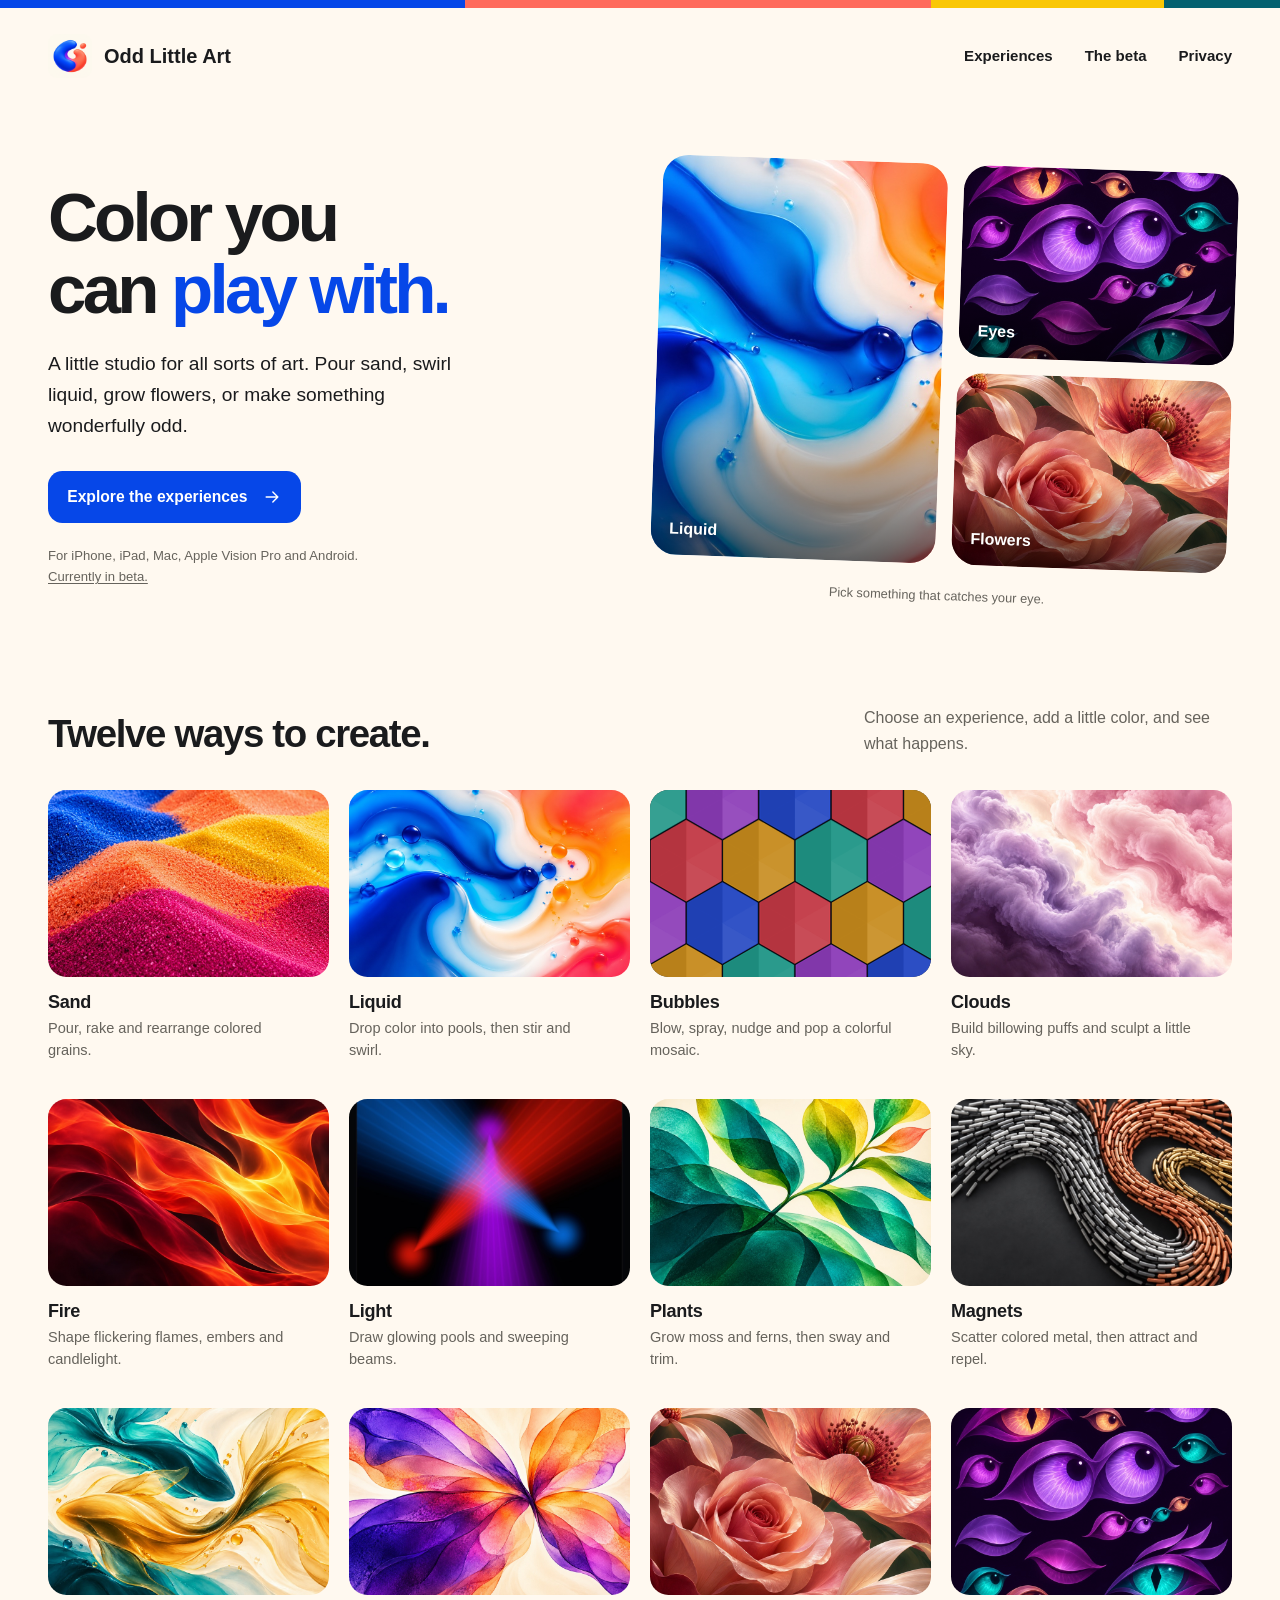
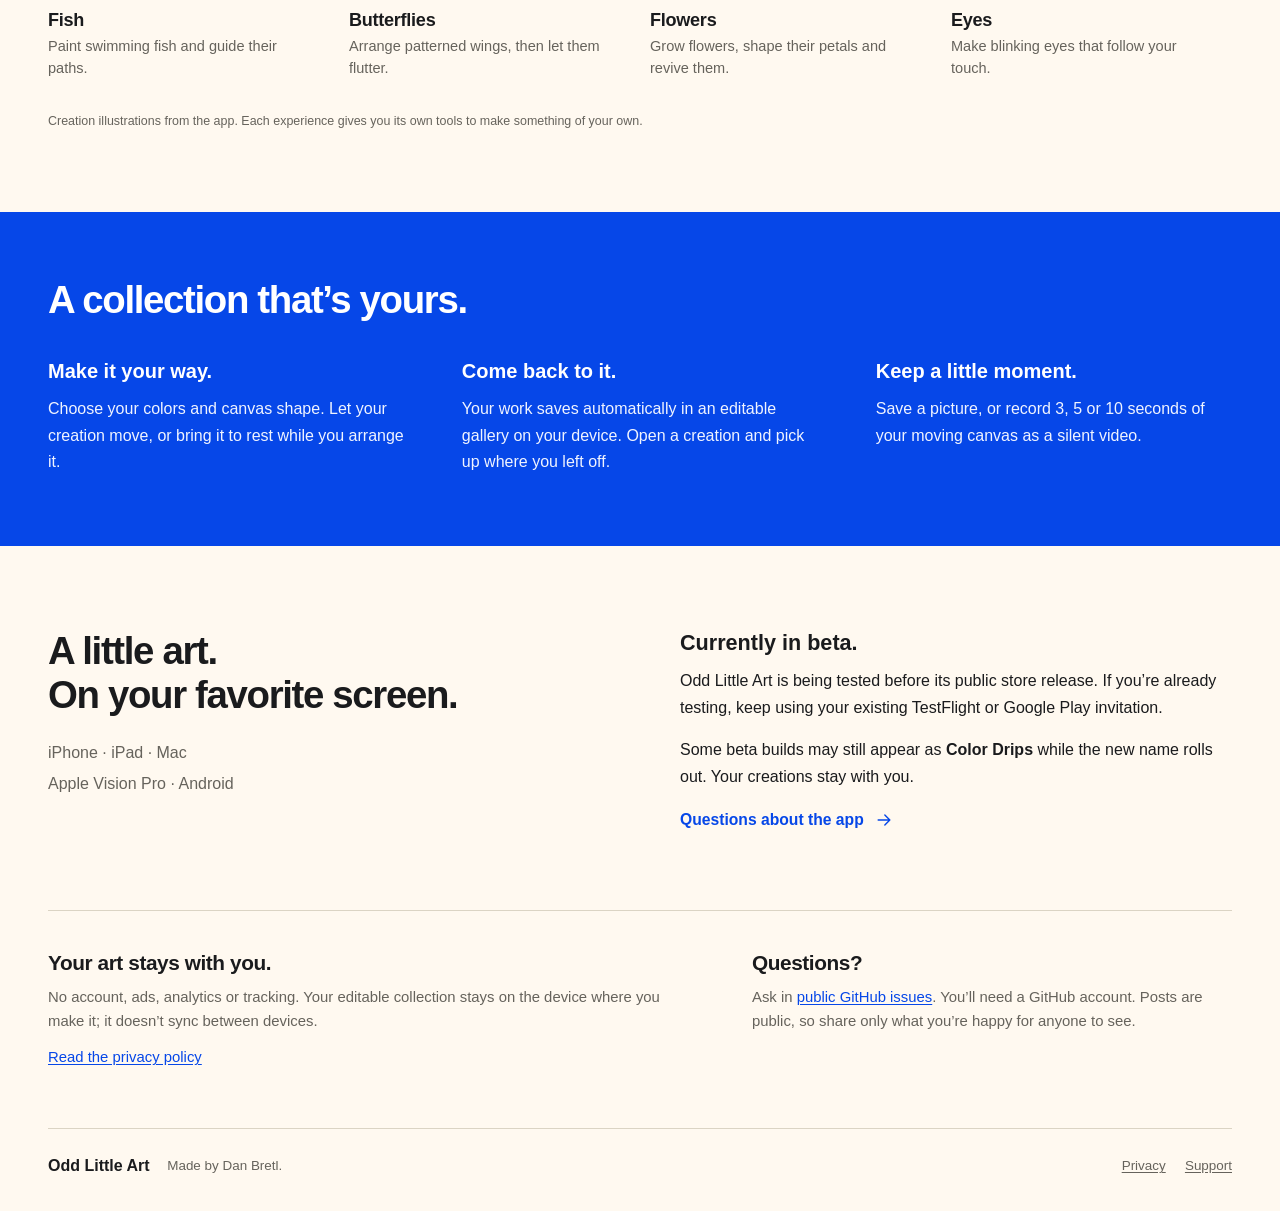
<file: index.html>
<!doctype html>
<html lang="en">
<head>
<meta charset="utf-8">
<meta name="viewport" content="width=device-width, initial-scale=1">
<meta name="color-scheme" content="light dark">
<meta name="theme-color" content="#fff9f0">
<title>Odd Little Art — Color you can play with.</title>
<meta name="description" content="A little art studio with twelve playful creation experiences. Pour sand, swirl liquid, grow flowers and more. Keep an editable collection and save pictures or silent videos.">
<meta property="og:type" content="website">
<meta property="og:title" content="Odd Little Art — Color you can play with.">
<meta property="og:description" content="Twelve playful ways to create, with an editable gallery and pictures or silent videos to keep.">
<meta property="og:url" content="https://oddlittleart.com/">
<meta property="og:image" content="https://oddlittleart.com/assets/icon.png">
<link rel="canonical" href="https://oddlittleart.com/">
<link rel="icon" type="image/png" href="assets/icon.png">
<link rel="stylesheet" href="assets/site.css">
</head>
<body class="landing">
<a class="skip-link" href="#main">Skip to content</a>
<div class="bands" aria-hidden="true"><span></span><span></span><span></span><span></span></div>
<header class="site-header wide-wrap">
  <a class="brand" href="./" aria-current="page"><img src="assets/icon.png" width="44" height="44" alt=""><span>Odd Little Art</span></a>
  <nav aria-label="Main"><a href="#experiences">Experiences</a><a href="#availability">The beta</a><a href="privacy/">Privacy</a></nav>
</header>
<main id="main" tabindex="-1">
  <section class="hero wide-wrap" aria-labelledby="hero-title">
    <div class="hero-copy">
      <h1 id="hero-title">Color you<br>can <span>play with.</span></h1>
      <p class="hero-description">A little studio for all sorts of art. Pour sand, swirl liquid, grow flowers, or make something wonderfully odd.</p>
      <a class="button" href="#experiences">Explore the experiences <svg aria-hidden="true" viewBox="0 0 24 24"><path d="M5 12h14m-6-6 6 6-6 6"/></svg></a>
      <p class="hero-note">For iPhone, iPad, Mac, Apple Vision Pro and Android.<br><a href="#availability">Currently in beta.</a></p>
    </div>
    <figure class="hero-art">
      <div class="hero-artwork hero-liquid"><img src="assets/experiences/liquid.jpg" width="900" height="600" fetchpriority="high" alt="Blue and coral liquid flowing into pools of color."><span>Liquid</span></div>
      <div class="hero-artwork hero-eyes"><img src="assets/experiences/eyes.jpg" width="900" height="600" alt="Playful eyes with colorful irises."><span>Eyes</span></div>
      <div class="hero-artwork hero-flowers"><img src="assets/experiences/flowers.jpg" width="900" height="600" alt="Bright, layered flower petals."><span>Flowers</span></div>
      <figcaption>Pick something that catches your eye.</figcaption>
    </figure>
  </section>

  <section class="experience-section wide-wrap" id="experiences" aria-labelledby="experience-title">
    <div class="section-intro"><h2 id="experience-title">Twelve ways to create.</h2><p>Choose an experience, add a little color, and see what happens.</p></div>
    <div class="experience-grid">
<article class="experience">
  <img src="assets/experiences/sand.jpg" width="900" height="600" loading="lazy" decoding="async" alt="Rippling layers of blue, coral and golden sand.">
  <h3>Sand</h3><p>Pour, rake and rearrange colored grains.</p>
</article>
<article class="experience">
  <img src="assets/experiences/liquid.jpg" width="900" height="600" loading="lazy" decoding="async" alt="Cobalt blue and orange pools of flowing color.">
  <h3>Liquid</h3><p>Drop color into pools, then stir and swirl.</p>
</article>
<article class="experience">
  <img src="assets/experiences/bubbles.svg" width="900" height="600" loading="lazy" decoding="async" alt="A close-packed mosaic of colorful bubble shapes.">
  <h3>Bubbles</h3><p>Blow, spray, nudge and pop a colorful mosaic.</p>
</article>
<article class="experience">
  <img src="assets/experiences/clouds.jpg" width="900" height="600" loading="lazy" decoding="async" alt="Soft clouds in pearl, lilac and dusty pink.">
  <h3>Clouds</h3><p>Build billowing puffs and sculpt a little sky.</p>
</article>
<article class="experience">
  <img src="assets/experiences/fire.jpg" width="900" height="600" loading="lazy" decoding="async" alt="Flowing folds of orange and gold flame.">
  <h3>Fire</h3><p>Shape flickering flames, embers and candlelight.</p>
</article>
<article class="experience">
  <img src="assets/experiences/light.jpg" width="900" height="600" loading="lazy" decoding="async" alt="Blue, purple and red beams glowing in the dark.">
  <h3>Light</h3><p>Draw glowing pools and sweeping beams.</p>
</article>
<article class="experience">
  <img src="assets/experiences/plants.jpg" width="900" height="600" loading="lazy" decoding="async" alt="Unfurling emerald and chartreuse leaves.">
  <h3>Plants</h3><p>Grow moss and ferns, then sway and trim.</p>
</article>
<article class="experience">
  <img src="assets/experiences/magnets.jpg" width="900" height="600" loading="lazy" decoding="async" alt="Curving patterns of silver, copper and brass pieces.">
  <h3>Magnets</h3><p>Scatter colored metal, then attract and repel.</p>
</article>
<article class="experience">
  <img src="assets/experiences/fish.jpg" width="900" height="600" loading="lazy" decoding="async" alt="Translucent teal and gold fish with flowing fins.">
  <h3>Fish</h3><p>Paint swimming fish and guide their paths.</p>
</article>
<article class="experience">
  <img src="assets/experiences/butterflies.jpg" width="900" height="600" loading="lazy" decoding="async" alt="Overlapping violet and apricot butterfly wings.">
  <h3>Butterflies</h3><p>Arrange patterned wings, then let them flutter.</p>
</article>
<article class="experience">
  <img src="assets/experiences/flowers.jpg" width="900" height="600" loading="lazy" decoding="async" alt="Colorful flowers with layered petals.">
  <h3>Flowers</h3><p>Grow flowers, shape their petals and revive them.</p>
</article>
<article class="experience">
  <img src="assets/experiences/eyes.jpg" width="900" height="600" loading="lazy" decoding="async" alt="A playful collection of colorful eyes.">
  <h3>Eyes</h3><p>Make blinking eyes that follow your touch.</p>
</article>
    </div>
    <p class="art-caption">Creation illustrations from the app. Each experience gives you its own tools to make something of your own.</p>
  </section>

  <section class="collection-section" aria-labelledby="collection-title">
    <div class="wide-wrap">
      <h2 id="collection-title">A collection that’s yours.</h2>
      <div class="collection-grid">
        <div><h3>Make it your way.</h3><p>Choose your colors and canvas shape. Let your creation move, or bring it to rest while you arrange it.</p></div>
        <div><h3>Come back to it.</h3><p>Your work saves automatically in an editable gallery on your device. Open a creation and pick up where you left off.</p></div>
        <div><h3>Keep a little moment.</h3><p>Save a picture, or record 3, 5 or 10 seconds of your moving canvas as a silent video.</p></div>
      </div>
    </div>
  </section>

  <section class="availability-section wide-wrap" id="availability" aria-labelledby="availability-title">
    <div><h2 id="availability-title">A little art.<br>On your favorite screen.</h2><p class="platforms">iPhone · iPad · Mac<br>Apple Vision Pro · Android</p></div>
    <div class="availability-copy"><h3>Currently in beta.</h3><p>Odd Little Art is being tested before its public store release. If you’re already testing, keep using your existing TestFlight or Google Play invitation.</p><p>Some beta builds may still appear as <strong>Color Drips</strong> while the new name rolls out. Your creations stay with you.</p><a class="text-link" href="#questions">Questions about the app <svg aria-hidden="true" viewBox="0 0 24 24"><path d="M5 12h14m-6-6 6 6-6 6"/></svg></a></div>
  </section>

  <section class="privacy-summary wide-wrap" aria-labelledby="privacy-title">
    <div><h2 id="privacy-title">Your art stays with you.</h2><p>No account, ads, analytics or tracking. Your editable collection stays on the device where you make it; it doesn’t sync between devices.</p><a href="privacy/">Read the privacy policy</a></div>
    <div id="questions"><h2>Questions?</h2><p>Ask in <a href="https://github.com/danbretl/color-drips-support/issues">public GitHub issues</a>. You’ll need a GitHub account. Posts are public, so share only what you’re happy for anyone to see.</p></div>
  </section>
</main>
<footer class="wide-wrap landing-footer"><a class="footer-brand" href="./">Odd Little Art</a><span>Made by Dan Bretl.</span><nav aria-label="Footer"><a href="privacy/">Privacy</a><a href="https://github.com/danbretl/color-drips-support/issues">Support</a></nav></footer>
</body>
</html>
</file>
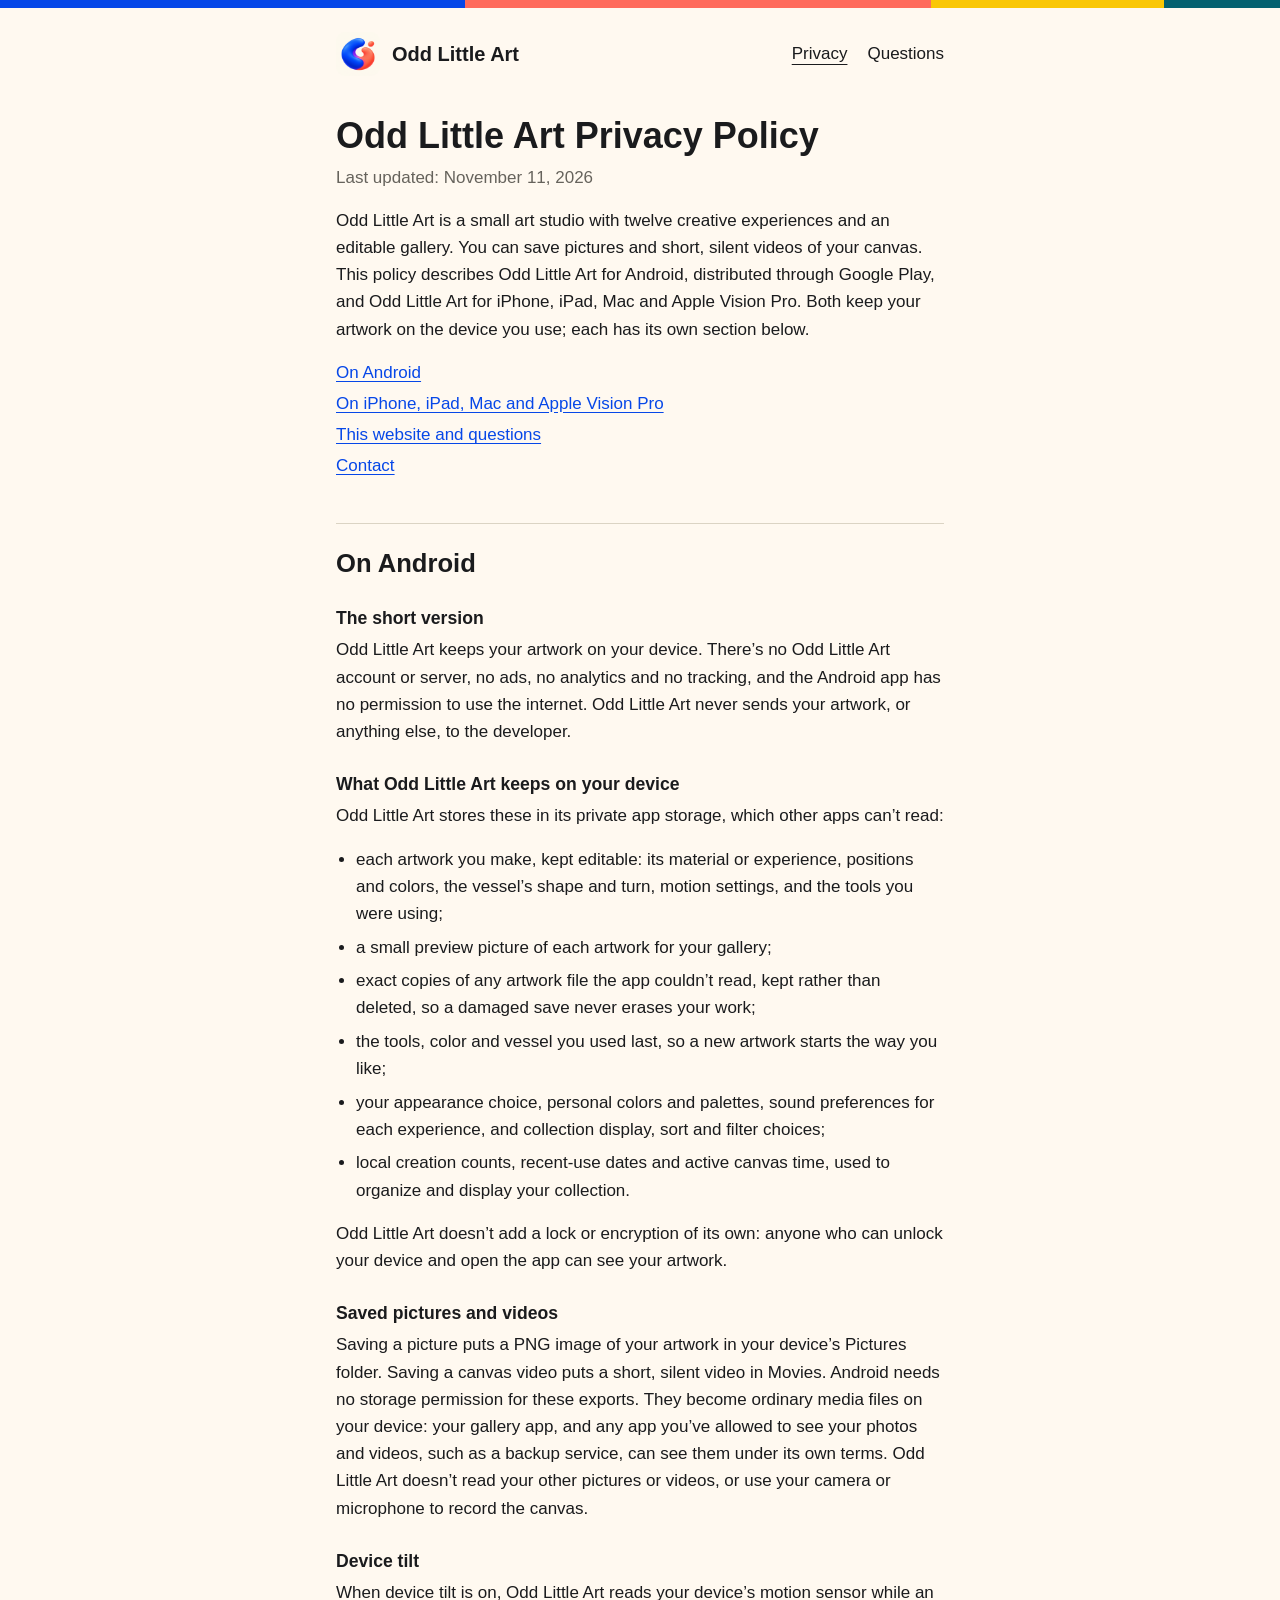
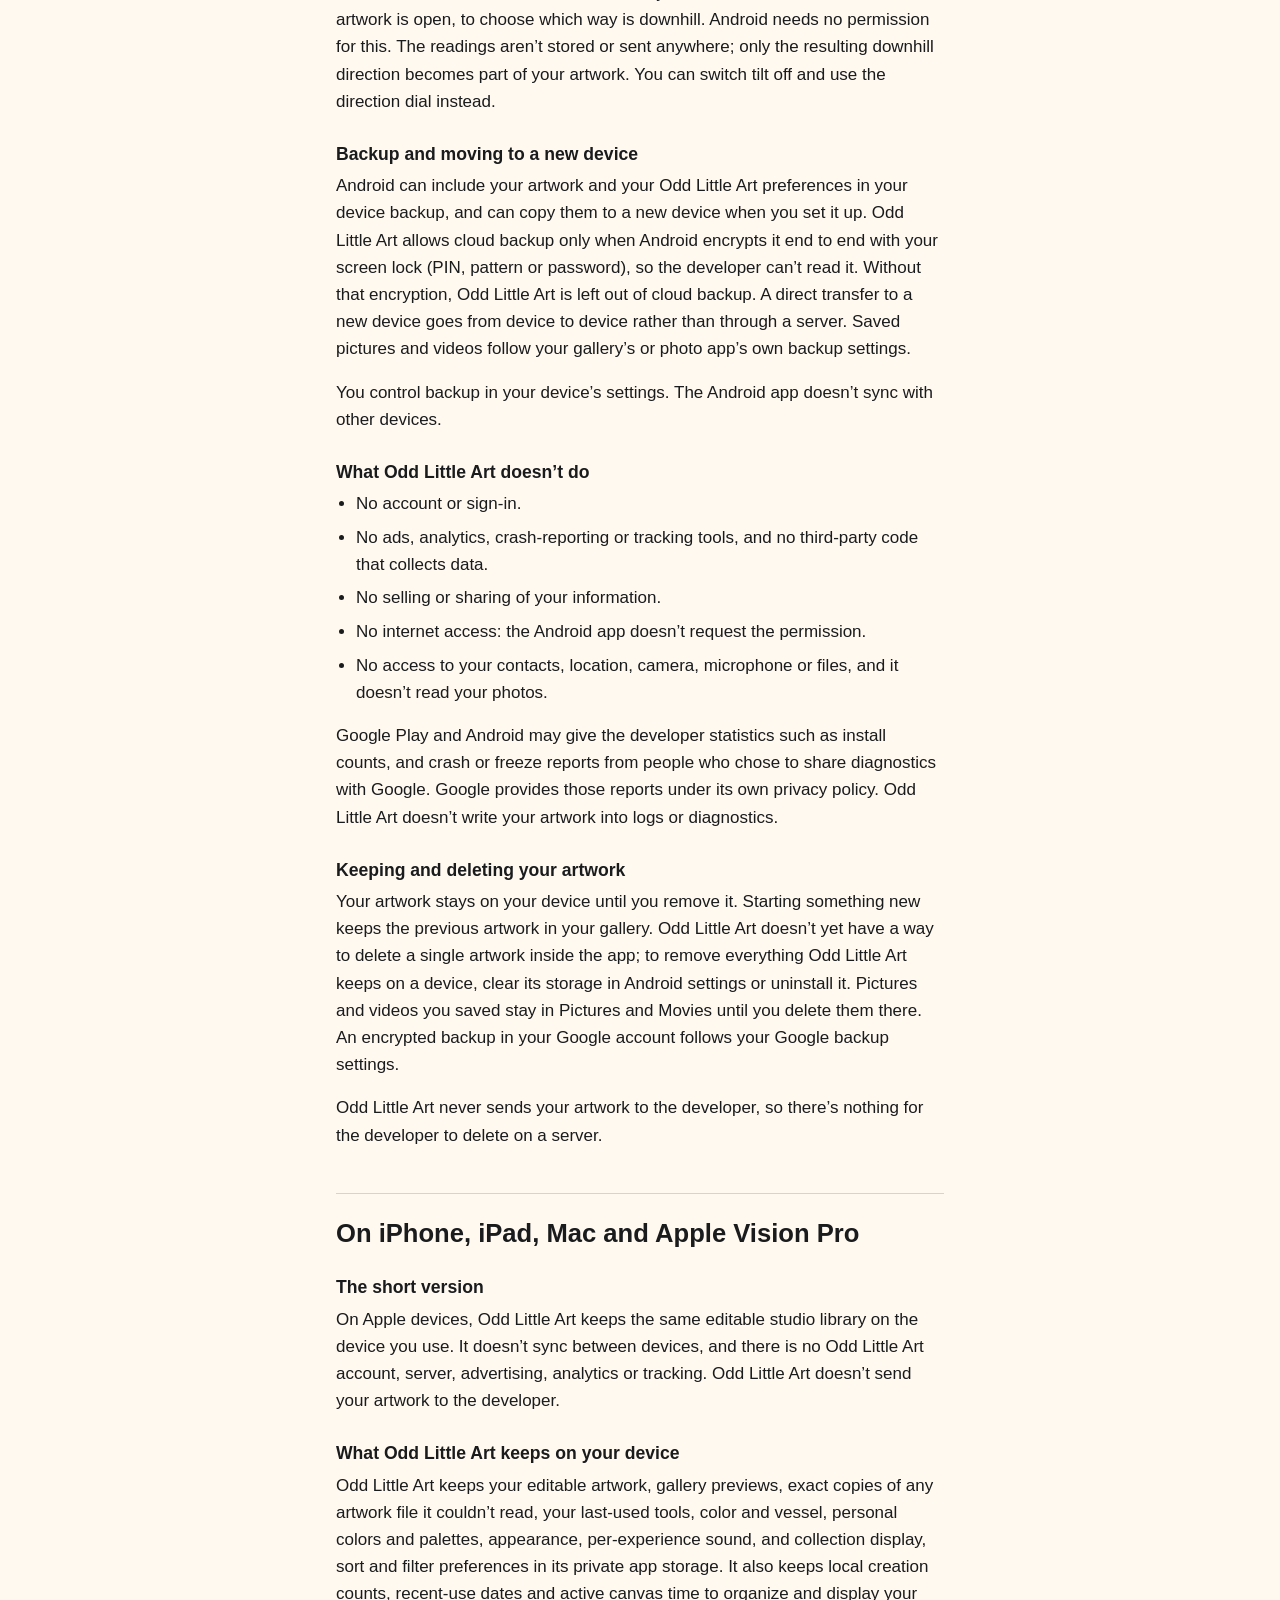
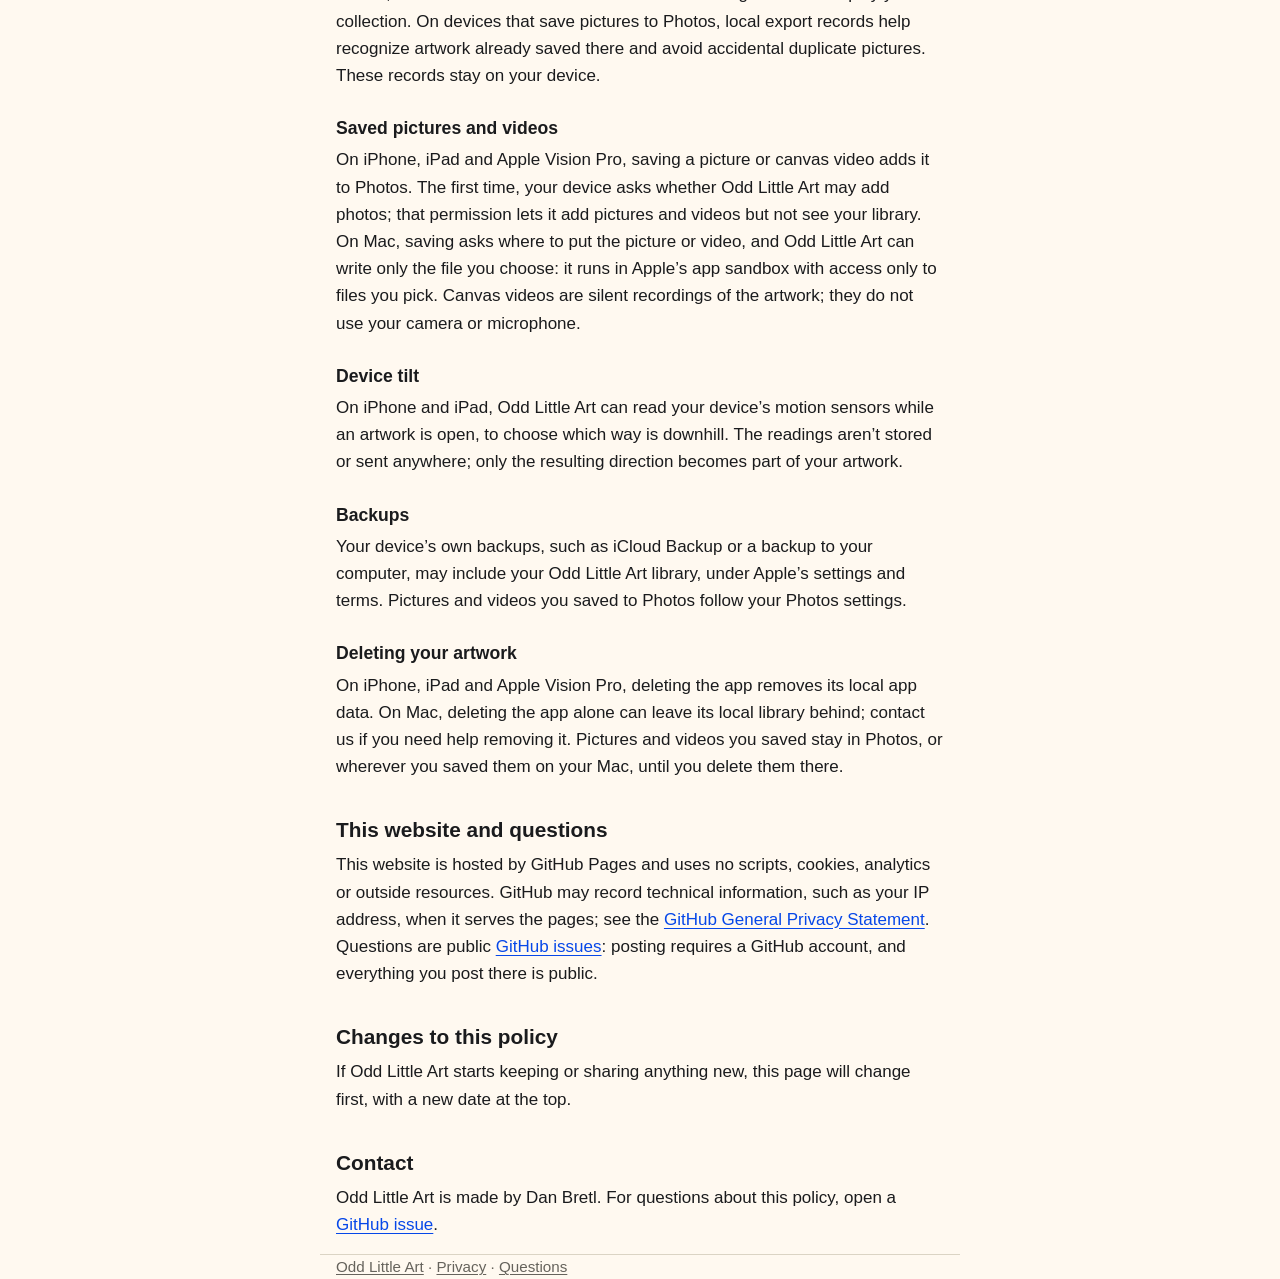
<file: privacy/index.html>
<!doctype html>
<html lang="en">
<head>
<meta charset="utf-8">
<meta name="viewport" content="width=device-width, initial-scale=1">
<meta name="color-scheme" content="light dark">
<title>Privacy Policy · Odd Little Art</title>
<meta name="description" content="Odd Little Art keeps your artwork on your device. No account, no ads, no analytics, and the Android app has no internet access.">
<link rel="canonical" href="https://oddlittleart.com/privacy/">
<link rel="icon" type="image/png" href="../assets/icon.png">
<link rel="stylesheet" href="../assets/site.css">
</head>
<body>
<a class="skip-link" href="#main">Skip to content</a>
<div class="bands" aria-hidden="true"><span></span><span></span><span></span><span></span></div>
<header class="site-header wrap"><a class="brand" href="../"><img src="../assets/icon.png" width="44" height="44" alt=""><span>Odd Little Art</span></a><nav aria-label="Main"><a href="../privacy/" aria-current="page">Privacy</a><a href="https://github.com/danbretl/color-drips-support/issues">Questions</a></nav></header>
<main id="main" class="wrap" tabindex="-1">
<h1>Odd Little Art Privacy Policy</h1>
<p class="updated">Last updated: November 11, 2026</p>
<p>Odd Little Art is a small art studio with twelve creative experiences and an editable gallery. You can save pictures and short, silent videos of your canvas. This policy describes Odd Little Art for Android, distributed through Google Play, and Odd Little Art for iPhone, iPad, Mac and Apple Vision Pro. Both keep your artwork on the device you use; each has its own section below.</p>
<nav class="page-index" aria-label="On this page">
<ul>
<li><a href="#android">On Android</a></li>
<li><a href="#apple">On iPhone, iPad, Mac and Apple Vision Pro</a></li>
<li><a href="#this-website-and-questions">This website and questions</a></li>
<li><a href="#contact">Contact</a></li>
</ul>
</nav>

<h2 id="android" class="platform">On Android</h2>

<h3 id="the-short-version">The short version</h3>
<p>Odd Little Art keeps your artwork on your device. There’s no Odd Little Art account or server, no ads, no analytics and no tracking, and the Android app has no permission to use the internet. Odd Little Art never sends your artwork, or anything else, to the developer.</p>

<h3 id="what-color-drips-keeps-on-your-device">What Odd Little Art keeps on your device</h3>
<p>Odd Little Art stores these in its private app storage, which other apps can’t read:</p>
<ul>
<li>each artwork you make, kept editable: its material or experience, positions and colors, the vessel’s shape and turn, motion settings, and the tools you were using;</li>
<li>a small preview picture of each artwork for your gallery;</li>
<li>exact copies of any artwork file the app couldn’t read, kept rather than deleted, so a damaged save never erases your work;</li>
<li>the tools, color and vessel you used last, so a new artwork starts the way you like;</li>
<li>your appearance choice, personal colors and palettes, sound preferences for each experience, and collection display, sort and filter choices;</li>
<li>local creation counts, recent-use dates and active canvas time, used to organize and display your collection.</li>
</ul>
<p>Odd Little Art doesn’t add a lock or encryption of its own: anyone who can unlock your device and open the app can see your artwork.</p>

<h3 id="saved-pictures">Saved pictures and videos</h3>
<p>Saving a picture puts a PNG image of your artwork in your device’s Pictures folder. Saving a canvas video puts a short, silent video in Movies. Android needs no storage permission for these exports. They become ordinary media files on your device: your gallery app, and any app you’ve allowed to see your photos and videos, such as a backup service, can see them under its own terms. Odd Little Art doesn’t read your other pictures or videos, or use your camera or microphone to record the canvas.</p>

<h3 id="device-tilt">Device tilt</h3>
<p>When device tilt is on, Odd Little Art reads your device’s motion sensor while an artwork is open, to choose which way is downhill. Android needs no permission for this. The readings aren’t stored or sent anywhere; only the resulting downhill direction becomes part of your artwork. You can switch tilt off and use the direction dial instead.</p>

<h3 id="backup-and-moving-to-a-new-device">Backup and moving to a new device</h3>
<p>Android can include your artwork and your Odd Little Art preferences in your device backup, and can copy them to a new device when you set it up. Odd Little Art allows cloud backup only when Android encrypts it end to end with your screen lock (PIN, pattern or password), so the developer can’t read it. Without that encryption, Odd Little Art is left out of cloud backup. A direct transfer to a new device goes from device to device rather than through a server. Saved pictures and videos follow your gallery’s or photo app’s own backup settings.</p>
<p>You control backup in your device’s settings. The Android app doesn’t sync with other devices.</p>

<h3 id="what-color-drips-doesnt-do">What Odd Little Art doesn’t do</h3>
<ul>
<li>No account or sign-in.</li>
<li>No ads, analytics, crash-reporting or tracking tools, and no third-party code that collects data.</li>
<li>No selling or sharing of your information.</li>
<li>No internet access: the Android app doesn’t request the permission.</li>
<li>No access to your contacts, location, camera, microphone or files, and it doesn’t read your photos.</li>
</ul>
<p>Google Play and Android may give the developer statistics such as install counts, and crash or freeze reports from people who chose to share diagnostics with Google. Google provides those reports under its own privacy policy. Odd Little Art doesn’t write your artwork into logs or diagnostics.</p>

<h3 id="keeping-and-deleting-your-artwork">Keeping and deleting your artwork</h3>
<p>Your artwork stays on your device until you remove it. Starting something new keeps the previous artwork in your gallery. Odd Little Art doesn’t yet have a way to delete a single artwork inside the app; to remove everything Odd Little Art keeps on a device, clear its storage in Android settings or uninstall it. Pictures and videos you saved stay in Pictures and Movies until you delete them there. An encrypted backup in your Google account follows your Google backup settings.</p>
<p>Odd Little Art never sends your artwork to the developer, so there’s nothing for the developer to delete on a server.</p>

<h2 id="apple" class="platform">On iPhone, iPad, Mac and Apple Vision Pro</h2>

<h3 id="apple-the-short-version">The short version</h3>
<p>On Apple devices, Odd Little Art keeps the same editable studio library on the device you use. It doesn’t sync between devices, and there is no Odd Little Art account, server, advertising, analytics or tracking. Odd Little Art doesn’t send your artwork to the developer.</p>

<h3 id="apple-what-color-drips-keeps">What Odd Little Art keeps on your device</h3>
<p>Odd Little Art keeps your editable artwork, gallery previews, exact copies of any artwork file it couldn’t read, your last-used tools, color and vessel, personal colors and palettes, appearance, per-experience sound, and collection display, sort and filter preferences in its private app storage. It also keeps local creation counts, recent-use dates and active canvas time to organize and display your collection. On devices that save pictures to Photos, local export records help recognize artwork already saved there and avoid accidental duplicate pictures. These records stay on your device.</p>

<h3 id="apple-saved-pictures">Saved pictures and videos</h3>
<p>On iPhone, iPad and Apple Vision Pro, saving a picture or canvas video adds it to Photos. The first time, your device asks whether Odd Little Art may add photos; that permission lets it add pictures and videos but not see your library. On Mac, saving asks where to put the picture or video, and Odd Little Art can write only the file you choose: it runs in Apple’s app sandbox with access only to files you pick. Canvas videos are silent recordings of the artwork; they do not use your camera or microphone.</p>

<h3 id="apple-device-tilt">Device tilt</h3>
<p>On iPhone and iPad, Odd Little Art can read your device’s motion sensors while an artwork is open, to choose which way is downhill. The readings aren’t stored or sent anywhere; only the resulting direction becomes part of your artwork.</p>

<h3 id="apple-backups">Backups</h3>
<p>Your device’s own backups, such as iCloud Backup or a backup to your computer, may include your Odd Little Art library, under Apple’s settings and terms. Pictures and videos you saved to Photos follow your Photos settings.</p>

<h3 id="apple-deleting">Deleting your artwork</h3>
<p>On iPhone, iPad and Apple Vision Pro, deleting the app removes its local app data. On Mac, deleting the app alone can leave its local library behind; contact us if you need help removing it. Pictures and videos you saved stay in Photos, or wherever you saved them on your Mac, until you delete them there.</p>

<h2 id="this-website-and-questions">This website and questions</h2>
<p>This website is hosted by GitHub Pages and uses no scripts, cookies, analytics or outside resources. GitHub may record technical information, such as your IP address, when it serves the pages; see the <a href="https://docs.github.com/en/site-policy/privacy-policies/github-general-privacy-statement">GitHub General Privacy Statement</a>. Questions are public <a href="https://github.com/danbretl/color-drips-support/issues">GitHub issues</a>: posting requires a GitHub account, and everything you post there is public.</p>

<h2 id="changes">Changes to this policy</h2>
<p>If Odd Little Art starts keeping or sharing anything new, this page will change first, with a new date at the top.</p>

<h2 id="contact">Contact</h2>
<p>Odd Little Art is made by Dan Bretl. For questions about this policy, open a <a href="https://github.com/danbretl/color-drips-support/issues">GitHub issue</a>.</p>
</main>
<footer class="wrap"><a href="../">Odd Little Art</a> · <a href="../privacy/">Privacy</a> · <a href="https://github.com/danbretl/color-drips-support/issues">Questions</a></footer>
</body>
</html>
</file>
<file: assets/site.css>
:root {
  color-scheme: light dark;
  --paper: #fff9f0;
  --text: #1a1b1d;
  --muted: #66635c;
  --rule: #dbd4c4;
  --link: #0647e8;
  --focus: #0647e8;
  --cobalt: #0647e8;
  --coral: #ff6b5c;
  --yellow: #fac706;
  --teal: #046170;
  --measure: 40rem;
}

@media (prefers-color-scheme: dark) {
  :root {
    --paper: #13151a;
    --text: #f2f1ec;
    --muted: #b0b5bf;
    --rule: #40454f;
    --link: #6e9eff;
    --focus: #6e9eff;
  }
}

* { box-sizing: border-box; }

html { -webkit-text-size-adjust: 100%; }

body {
  margin: 0;
  background: var(--paper);
  color: var(--text);
  font: 1.0625rem/1.6 ui-rounded, -apple-system, BlinkMacSystemFont, "Segoe UI", Roboto, "Helvetica Neue", Arial, sans-serif;
}

.bands {
  display: flex;
  height: 0.5rem;
}
.bands span:nth-child(1) { background: var(--cobalt); flex: 4; }
.bands span:nth-child(2) { background: var(--coral); flex: 4; }
.bands span:nth-child(3) { background: var(--yellow); flex: 2; }
.bands span:nth-child(4) { background: var(--teal); flex: 1; }

.wrap {
  max-width: var(--measure);
  margin: 0 auto;
  padding: 0 1rem;
}

.skip-link {
  position: absolute;
  left: -999rem;
}
.skip-link:focus {
  left: 1rem;
  top: 1rem;
  padding: 0.5rem 0.75rem;
  background: var(--paper);
  color: var(--text);
  z-index: 1;
}

.site-header {
  display: flex;
  flex-wrap: wrap;
  align-items: center;
  justify-content: space-between;
  gap: 0.75rem 1.5rem;
  padding-top: 1.5rem;
  padding-bottom: 1.5rem;
}

.brand {
  display: inline-flex;
  align-items: center;
  gap: 0.75rem;
  color: var(--text);
  font-weight: 800;
  font-size: 1.25rem;
  text-decoration: none;
}
.brand img { border-radius: 22%; }

.site-header nav { display: flex; gap: 1.25rem; }
.site-header nav a { color: var(--text); text-decoration: none; }
.site-header nav a[aria-current="page"] { text-decoration: underline; text-underline-offset: 0.3em; }

main { padding-bottom: 3rem; }
main:focus { outline: none; }

h1 {
  font-size: 2.25rem;
  font-weight: 900;
  line-height: 1.1;
  margin: 1rem 0 0.5rem;
}

h2 {
  font-size: 1.3rem;
  font-weight: 800;
  line-height: 1.3;
  margin: 2.25rem 0 0.5rem;
}

h2.platform {
  font-size: 1.6rem;
  line-height: 1.2;
  border-top: 1px solid var(--rule);
  padding-top: 1.5rem;
  margin-top: 2.75rem;
}

h3 {
  font-size: 1.1rem;
  line-height: 1.3;
  margin: 1.75rem 0 0.4rem;
}

.page-index ul { list-style: none; padding-left: 0; }
.page-index li { margin-bottom: 0.25rem; }

p, ul { margin: 0 0 1rem; }
ul { padding-left: 1.25rem; }
li { margin-bottom: 0.4rem; }

a { color: var(--link); text-underline-offset: 0.15em; }
a:focus-visible {
  outline: 3px solid var(--focus);
  outline-offset: 2px;
  border-radius: 2px;
}

.lede { font-size: 1.25rem; }
.updated { color: var(--muted); }

footer {
  border-top: 1px solid var(--rule);
  color: var(--muted);
  font-size: 0.95rem;
  padding-top: 1.25rem;
  padding-bottom: 2rem;
}
footer a { color: var(--muted); }

/* Product landing page: the existing Color Collection studio identity. */
.landing {
  --wide-measure: 74rem;
  --surface: #fffdf8;
  --soft: #f2ebdf;
}
.wide-wrap {
  width: min(calc(100% - 5rem), var(--wide-measure));
  margin-inline: auto;
}
.landing .site-header { padding-top: 1.6rem; padding-bottom: 1.6rem; }
.landing .site-header nav { gap: 2rem; font-size: .94rem; font-weight: 600; }
.landing .site-header nav a:hover { color: var(--link); }
.landing main { padding-bottom: 0; }
.landing section[id], .landing div[id] { scroll-margin-top: 1.5rem; }
.hero {
  display: grid;
  grid-template-columns: 1fr 1.05fr;
  align-items: center;
  gap: 3.75rem;
  padding-top: 3.8rem;
  padding-bottom: 6.2rem;
}
.hero h1 {
  margin: 0 0 1.5rem;
  font-size: clamp(3rem, 5.4vw, 4.75rem);
  line-height: 1.035;
  letter-spacing: -.055em;
  font-weight: 850;
}
.hero h1 span { color: var(--link); }
.hero-description { max-width: 27rem; font-size: 1.2rem; line-height: 1.6; margin-bottom: 1.85rem; }
.button {
  display: inline-flex;
  align-items: center;
  justify-content: center;
  gap: .9rem;
  min-height: 3.25rem;
  padding: .8rem 1.2rem;
  border-radius: .9rem;
  background: var(--cobalt);
  color: white;
  font-size: .98rem;
  font-weight: 700;
  line-height: 1.35;
  text-decoration: none;
  transition: background .15s ease, transform .15s ease;
}
.button:hover { background: #003ccc; transform: translateY(-2px); }
.button svg, .text-link svg { width: 1.25rem; height: 1.25rem; fill: none; stroke: currentColor; stroke-width: 1.7; stroke-linecap: round; stroke-linejoin: round; flex-shrink: 0; }
.hero-note { color: var(--muted); font-size: .82rem; line-height: 1.65; margin-top: 1.35rem; margin-bottom: 0; }
.hero-note a { color: inherit; }
.hero-art {
  display: grid;
  grid-template-columns: 1.04fr 1fr;
  grid-template-rows: 12rem 12rem auto;
  gap: 1rem;
  margin: 0;
  transform: rotate(2deg);
}
.hero-artwork { position: relative; overflow: hidden; border-radius: 1.6rem; min-width: 0; background: var(--soft); }
.hero-liquid { grid-row: 1 / 3; }
.hero-artwork img { width: 100%; height: 100%; object-fit: cover; display: block; }
.hero-artwork::after { content: ""; position: absolute; inset: 55% 0 0; background: linear-gradient(transparent, #0009); pointer-events: none; }
.hero-artwork span { position: absolute; left: 1.15rem; bottom: .85rem; color: white; z-index: 1; font-size: 1rem; font-weight: 750; text-shadow: 0 1px 8px #0006; }
.hero-art figcaption { grid-column: 1 / -1; font-size: .8rem; color: var(--muted); text-align: center; margin-top: .35rem; }
.experience-section { padding-bottom: 5rem; }
.section-intro { display: flex; align-items: end; justify-content: space-between; gap: 2rem; margin-bottom: 2.1rem; }
.landing h2 { font-size: clamp(1.75rem, 3vw, 2.45rem); line-height: 1.15; letter-spacing: -.035em; margin: 0; font-weight: 800; }
.section-intro p { color: var(--muted); font-size: 1rem; max-width: 23rem; margin: 0; }
.experience-grid { display: grid; grid-template-columns: repeat(4, minmax(0, 1fr)); gap: 2.3rem 1.25rem; }
.experience { min-width: 0; }
.experience img { width: 100%; height: auto; aspect-ratio: 1.5; object-fit: cover; display: block; border-radius: 1.15rem; background: var(--soft); }
.experience h3 { margin: .85rem 0 .25rem; font-size: 1.13rem; line-height: 1.3; letter-spacing: -.015em; font-weight: 750; }
.experience p { font-size: .91rem; line-height: 1.5; color: var(--muted); margin: 0; max-width: 16rem; }
.art-caption { color: var(--muted); font-size: .78rem; margin: 2rem 0 0; }
.collection-section { background: var(--cobalt); color: white; padding: 4.1rem 0 4.4rem; }
.collection-section h2 { margin-bottom: 2.3rem; }
.collection-grid { display: grid; grid-template-columns: repeat(3,minmax(0,1fr)); gap: 3.6rem; }
.collection-grid h3 { font-size: 1.25rem; margin: 0 0 .75rem; line-height: 1.3; font-weight: 750; }
.collection-grid p { margin: 0; font-size: 1rem; line-height: 1.65; color: #f0f4ff; }
.availability-section { display: grid; grid-template-columns: 1fr 1fr; gap: 5rem; padding-top: 5.2rem; padding-bottom: 4.8rem; }
.platforms { font-size: 1rem; line-height: 1.9; color: var(--muted); margin: 1.3rem 0 0; }
.availability-copy h3 { margin: 0 0 .7rem; font-size: 1.35rem; line-height: 1.3; }
.availability-copy p { font-size: 1rem; line-height: 1.65; }
.text-link { display: inline-flex; align-items: center; gap: .65rem; font-size: .98rem; font-weight: 700; text-decoration: none; }
.text-link:hover { text-decoration: underline; }
.privacy-summary { display: grid; grid-template-columns: 1.3fr 1fr; gap: 5rem; padding-top: 2.5rem; padding-bottom: 3.6rem; border-top: 1px solid var(--rule); }
.privacy-summary h2 { font-size: 1.3rem; letter-spacing: -.02em; margin-bottom: .7rem; }
.privacy-summary p, .privacy-summary a { font-size: .93rem; }
.privacy-summary p { color: var(--muted); margin-bottom: .6rem; }
.landing-footer { display: flex; align-items: center; gap: 1.1rem; padding-top: 1.5rem; padding-bottom: 2rem; font-size: .84rem; }
.footer-brand { font-size: 1rem; font-weight: 750; color: var(--text); text-decoration: none; }
.landing-footer nav { margin-left: auto; display: flex; gap: 1.2rem; }
@media (prefers-color-scheme: dark) {
  .landing { --surface: #1b202a; --soft: #272b33; }
  .collection-section { background: #1438a7; }
}
@media (max-width: 1000px) {
  .wide-wrap { width: calc(100% - 3rem); }
  .hero { gap: 2.4rem; padding-top: 3rem; padding-bottom: 4.5rem; }
  .hero-art { grid-template-rows: 10.3rem 10.3rem auto; gap: .8rem; }
  .hero h1 { font-size: 3.5rem; }
  .hero-description { font-size: 1.05rem; }
  .experience-grid { grid-template-columns: repeat(3,minmax(0,1fr)); }
  .collection-grid { gap: 2rem; }
  .availability-section, .privacy-summary { gap: 3rem; }
}
@media (max-width: 700px) {
  .wide-wrap { width: calc(100% - 2.5rem); }
  .landing .site-header { gap: 1.15rem; padding-top: 1.2rem; padding-bottom: .6rem; }
  .landing .site-header nav { gap: 1.25rem; font-size: .85rem; }
  .brand { font-size: 1.13rem; gap: .65rem; }
  .brand img { width: 38px; height: 38px; }
  .hero { grid-template-columns: 1fr; gap: 2.4rem; padding-top: 2.6rem; padding-bottom: 3.6rem; }
  .hero h1 { font-size: clamp(2.9rem, 11vw, 4rem); letter-spacing: -.055em; }
  .hero-description { font-size: 1.08rem; max-width: 30rem; margin-bottom: 1.5rem; }
  .hero-art { grid-template-rows: 10rem 10rem auto; margin-inline: .25rem; transform: rotate(1deg); }
  .hero-artwork { border-radius: 1.2rem; }
  .hero-artwork span { font-size: .9rem; }
  .section-intro { display: block; margin-bottom: 1.6rem; }
  .section-intro h2 { margin-bottom: .75rem; }
  .section-intro p { max-width: 26rem; }
  .experience-section { padding-bottom: 3rem; }
  .experience-grid { grid-template-columns: repeat(2,minmax(0,1fr)); gap: 1.75rem 1rem; }
  .experience img { aspect-ratio: 1.1; border-radius: .9rem; }
  .experience h3 { font-size: 1.05rem; margin-top: .65rem; }
  .experience p { font-size: .87rem; }
  .art-caption { font-size: .74rem; }
  .collection-section { padding: 3rem 0; }
  .collection-section h2 { margin-bottom: 1.7rem; }
  .collection-grid { grid-template-columns: 1fr; gap: 1.7rem; }
  .collection-grid p { max-width: 32rem; }
  .availability-section { grid-template-columns: 1fr; gap: 2rem; padding-top: 3rem; padding-bottom: 3rem; }
  .privacy-summary { grid-template-columns: 1fr; gap: 2rem; padding-bottom: 2.5rem; }
  .landing-footer { flex-wrap: wrap; gap: .6rem 1.1rem; }
  .landing-footer nav { width: 100%; margin-left: 0; margin-top: .35rem; }
}
@media (max-width: 360px) {
  .wide-wrap { width: calc(100% - 2rem); }
  .hero h1 { font-size: 2.85rem; }
  .button { padding-inline: 1rem; gap: .5rem; font-size: .9rem; }
  .hero-art { grid-template-rows: 8rem 8rem auto; }
}
@media (prefers-reduced-motion: reduce) {
  .button { transition: none; }
  .button:hover { transform: none; }
}
</file>
